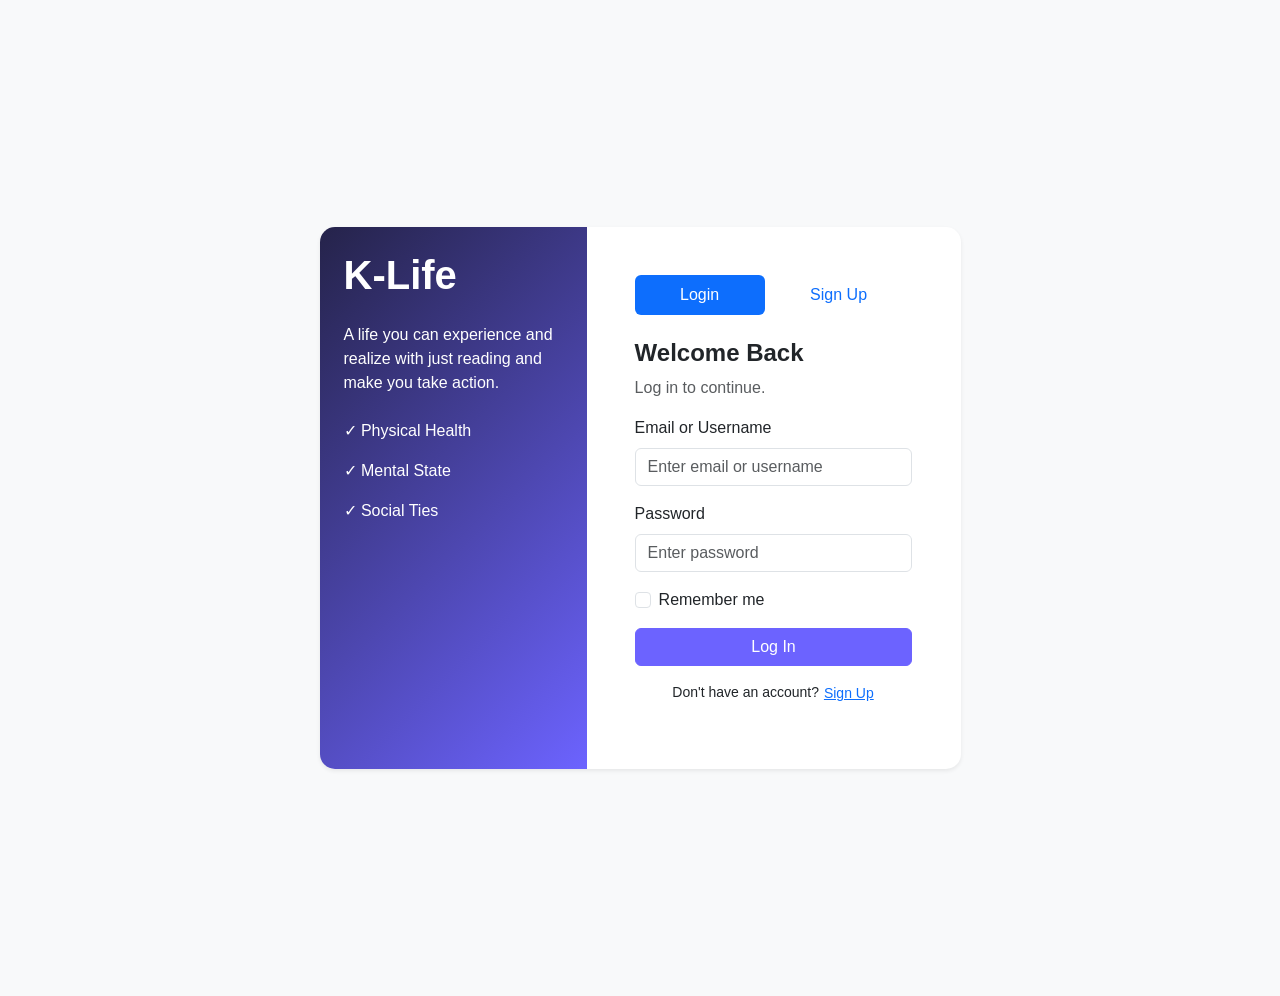
<file: index.html>
<!DOCTYPE html>
<html lang="en">
    <head>
        <meta charset="UTF-8">
        <meta name="viewport" content="width=device-width, initial-scale=1.0">

        <title>K-Life | Login</title>

        <link href="https://cdn.jsdelivr.net/npm/bootstrap@5.3.3/dist/css/bootstrap.min.css" rel="stylesheet">

        <link rel="stylesheet" href="style.css">
    </head>

    <body class="bg-light">

        <main class="container py-5">

            <div class="row justify-content-center align-items-center min-vh-100">

                <div class="col-lg-8 col-xl-7">

                    <div class="card auth-card shadow-sm border-0">

                        <div class="row g-0">

                            <section class="col-md-5 intro-section text-white p-4">

                                <h1 class="fw-bold">K-Life</h1>

                                <p class="mt-4">A life you can experience and realize with just reading and make you take action.</p>

                                <div class="mt-4">
                                    <p>✓ Physical Health</p>
                                    <p>✓ Mental State</p>
                                    <p>✓ Social Ties</p>
                                </div>

                            </section>

                            <section class="col-md-7 p-4 p-lg-5">

                                <ul class="nav nav-pills nav-fill mb-4">

                                    <li class="nav-item">
                                        <button class="nav-link active"
                                                data-bs-toggle="pill"
                                                data-bs-target="#login">
                                            Login
                                        </button>
                                    </li>

                                    <li class="nav-item">
                                        <button class="nav-link"
                                                data-bs-toggle="pill"
                                                data-bs-target="#signup">
                                            Sign Up
                                        </button>
                                    </li>

                                </ul>


                                <div class="tab-content">

                                    <div class="tab-pane fade show active" id="login">

                                        <h2 class="h4 fw-bold">Welcome Back</h2>

                                        <p class="text-muted">Log in to continue.</p>

                                        <form>

                                            <label class="form-label">Email or Username</label>

                                            <input type="text"
                                                class="form-control mb-3"
                                                placeholder="Enter email or username"
                                                required>

                                            <label class="form-label">Password</label>

                                            <input type="password"
                                                class="form-control mb-3"
                                                placeholder="Enter password"
                                                required>

                                            <div class="form-check mb-3">

                                                <input class="form-check-input"
                                                    type="checkbox"
                                                    id="remember">

                                                <label class="form-check-label" for="remember">Remember me</label>

                                            </div>

                                            <a href="landing.html"
                                            class="btn btn-primary w-100">
                                                Log In</a>

                                        </form>

                                        <p class="text-center mt-3 small">
                                            Don't have an account?
                                            <button class="btn btn-link btn-sm p-0"
                                                    data-bs-toggle="pill"
                                                    data-bs-target="#signup">
                                                Sign Up
                                            </button>
                                        </p>

                                    </div>

                                    <div class="tab-pane fade" id="signup">

                                        <h2 class="h4 fw-bold">Create Account</h2>

                                        <p class="text-muted">Fill out the form below.</p>

                                        <form>

                                            <div class="row">

                                                <div class="col-md-6 mb-3">
                                                    <label class="form-label">
                                                        First Name
                                                    </label>

                                                    <input type="text"
                                                        class="form-control"
                                                        required>
                                                </div>

                                                <div class="col-md-6 mb-3">
                                                    <label class="form-label">
                                                        Last Name
                                                    </label>

                                                    <input type="text"
                                                        class="form-control"
                                                        required>
                                                </div>

                                            </div>


                                            <label class="form-label">Gender</label>

                                            <select class="form-select mb-3" required>

                                                <option selected disabled>Select Gender</option>
                                                <option>Male</option>
                                                <option>Female</option>
                                                <option>Prefer not to say</option>

                                            </select>


                                            <label class="form-label">Email Address</label>

                                            <input type="email"
                                                class="form-control mb-3"
                                                placeholder="name@example.com"
                                                required>


                                            <div class="row">

                                                <div class="col-md-6 mb-3">
                                                    <label class="form-label">
                                                        Password
                                                    </label>

                                                    <input type="password"
                                                        class="form-control"
                                                        required>
                                                </div>

                                                <div class="col-md-6 mb-3">
                                                    <label class="form-label">
                                                        Confirm Password
                                                    </label>

                                                    <input type="password"
                                                        class="form-control"
                                                        required>
                                                </div>

                                            </div>


                                            <div class="form-check mb-3">

                                                <input class="form-check-input"
                                                    type="checkbox"
                                                    id="terms"
                                                    required>

                                                <label class="form-check-label"
                                                    for="terms">
                                                    I agree to the Terms and Conditions.
                                                </label>

                                            </div>


                                            <button type="submit"
                                                    class="btn btn-primary w-100">
                                                Sign Up
                                            </button>

                                        </form>

                                        <p class="text-center mt-3 small">
                                            Already have an account?
                                            <button class="btn btn-link btn-sm p-0"
                                                    data-bs-toggle="pill"
                                                    data-bs-target="#login">
                                                Login
                                            </button>
                                        </p>

                                    </div>
                                </div>
                            </section>
                        </div>
                    </div>
                </div>
            </div>
        </main>

        <script src="https://cdn.jsdelivr.net/npm/bootstrap@5.3.3/dist/js/bootstrap.bundle.min.js">
        </script>

    </body>
</html>
</file>
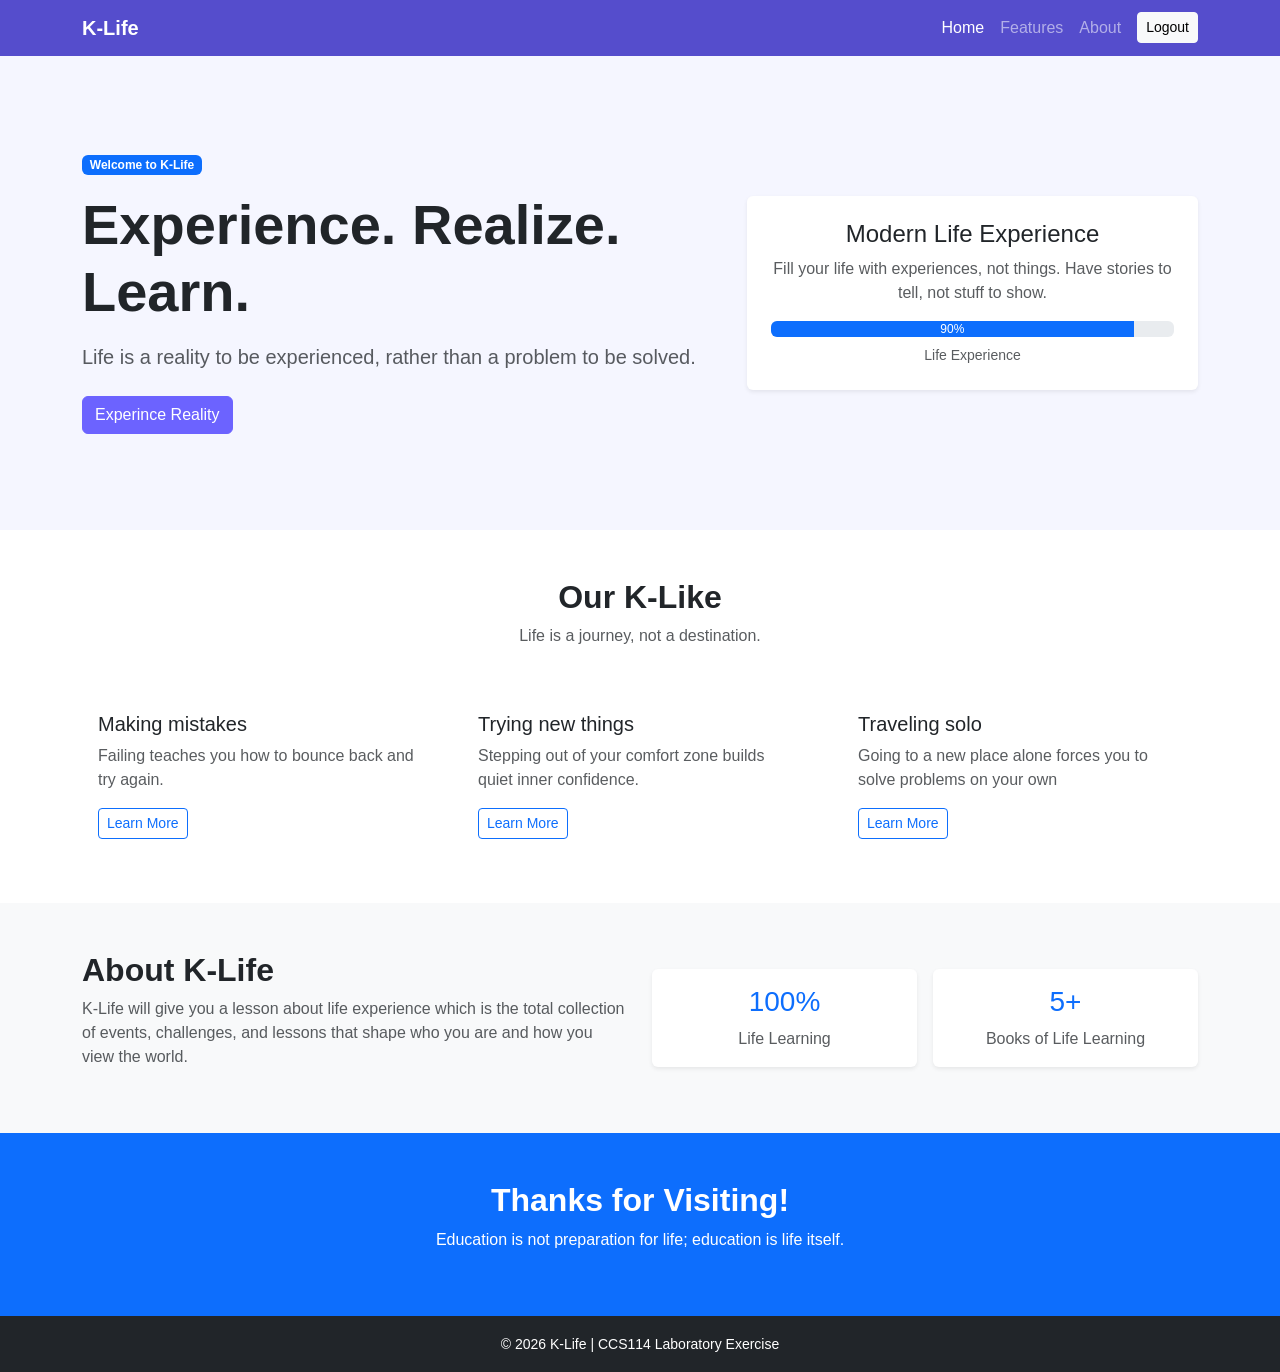
<file: landing.html>
<!DOCTYPE html>
<html lang="en">
    <head>

        <meta charset="UTF-8">
        <meta name="viewport" content="width=device-width, initial-scale=1.0">

        <title>K-Life | Home</title>
        <link href="https://cdn.jsdelivr.net/npm/bootstrap@5.3.3/dist/css/bootstrap.min.css"
            rel="stylesheet">

        <link rel="stylesheet" href="style.css">

    </head>

    <body>

        <header>

            <nav class="navbar navbar-expand-lg navbar-dark">

                <div class="container">

                    <a class="navbar-brand fw-bold" href="landing.html">K-Life</a>

                    <button class="navbar-toggler"
                            type="button"
                            data-bs-toggle="collapse"
                            data-bs-target="#navbar">

                        <span class="navbar-toggler-icon"></span>

                    </button>

                    <div class="collapse navbar-collapse" id="navbar">

                        <ul class="navbar-nav ms-auto">

                            <li class="nav-item">
                                <a class="nav-link active"
                                href="#home">
                                    Home
                                </a>
                            </li>

                            <li class="nav-item">
                                <a class="nav-link"
                                href="#features">
                                    Features
                                </a>
                            </li>

                            <li class="nav-item">
                                <a class="nav-link"
                                href="#about">
                                    About
                                </a>
                            </li>

                            <li class="nav-item ms-lg-2">
                                <a class="btn btn-light btn-sm mt-1"
                                href="index.html">
                                    Logout
                                </a>
                            </li>

                        </ul>

                    </div>

                </div>

            </nav>

        </header>


        <main>

        <section id="home" class="hero py-5">

            <div class="container">

                <div class="row align-items-center py-5">

                    <div class="col-lg-7">

                        <span class="badge bg-primary mb-3">
                            Welcome to K-Life
                        </span>

                        <h1 class="display-4 fw-bold">
                            Experience. Realize. Learn.
                        </h1>

                        <p class="lead text-muted mt-3">Life is a reality to be experienced, rather than a problem to be solved.</p>

                        <a href="#features"
                        class="btn btn-primary mt-2">
                            Experince Reality
                        </a>

                    </div>


                    <div class="col-lg-5 mt-4 mt-lg-0">

                        <div class="card border-0 shadow-sm p-4 text-center">

                            <h2 class="h4">
                                Modern Life Experience
                            </h2>

                            <p class="text-muted">
                                Fill your life with experiences, not things. Have stories to tell, not stuff to show.
                            </p>

                            <div class="progress">

                                <div class="progress-bar bg-primary"
                                    style="width: 90%;">
                                    90%
                                </div>

                            </div>

                            <small class="text-muted mt-2">
                                Life Experience
                            </small>

                        </div>

                    </div>

                </div>

            </div>

        </section>

        <section id="features" class="py-5">

            <div class="container">

                <div class="text-center mb-5">

                    <h2 class="fw-bold">
                        Our K-Like
                    </h2>

                    <p class="text-muted">
                        Life is a journey, not a destination.</p>

                </div>


                <div class="row g-4">

                    <div class="col-md-4">

                        <article class="card feature-card h-100">

                            <div class="card-body">

                                <h3 class="h5">
                                    Making mistakes
                                </h3>

                                <p class="text-muted">
                                    Failing teaches you how to bounce back and try again.
                                </p>

                                <button class="btn btn-outline-primary btn-sm">
                                    Learn More
                                </button>

                            </div>

                        </article>

                    </div>

                    <div class="col-md-4">

                        <article class="card feature-card h-100">

                            <div class="card-body">

                                <h3 class="h5">
                                    Trying new things
                                </h3>

                                <p class="text-muted">
                                    Stepping out of your comfort zone builds quiet inner confidence.
                                </p>

                                <button class="btn btn-outline-primary btn-sm">
                                    Learn More
                                </button>

                            </div>

                        </article>

                    </div>

                    <div class="col-md-4">

                        <article class="card feature-card h-100">

                            <div class="card-body">

                                <h3 class="h5">
                                    Traveling solo
                                </h3>

                                <p class="text-muted">
                                    Going to a new place alone forces you to solve problems on your own
                                </p>

                                <button class="btn btn-outline-primary btn-sm">
                                    Learn More
                                </button>

                            </div>

                        </article>

                    </div>

                </div>

            </div>

        </section>

        <section id="about" class="about py-5">

            <div class="container">

                <div class="row align-items-center g-4">

                    <div class="col-lg-6">

                        <h2 class="fw-bold">
                            About K-Life
                        </h2>

                        <p class="text-muted">
                            K-Life will give you a lesson about life experience which is the total collection of events, challenges, and lessons that shape who you are and how you view the world.
                        </p>

                    </div>


                    <div class="col-lg-6">

                        <div class="row g-3">

                            <div class="col-6">

                                <div class="card text-center border-0 shadow-sm p-3">
                                    <h3 class="text-primary">100%</h3>
                                    <p class="mb-0 text-muted">
                                        Life Learning
                                    </p>
                                </div>

                            </div>

                            <div class="col-6">

                                <div class="card text-center border-0 shadow-sm p-3">
                                    <h3 class="text-primary">5+</h3>
                                    <p class="mb-0 text-muted">
                                        Books of Life Learning
                                    </p>
                                </div>

                            </div>

                        </div>

                    </div>

                </div>

            </div>

        </section>

        <section class="bg-primary text-white text-center py-5">

            <div class="container">

                <h2 class="fw-bold">
                    Thanks for Visiting!
                </h2>

                <p>
                    Education is not preparation for life; education is life itself.
                </p>

            </div>

        </section>

        </main>

        <footer class="bg-dark text-white text-center py-3" id="thanks">

            <div class="container">

                <small>
                    © 2026 K-Life | CCS114 Laboratory Exercise
                </small>

            </div>

        </footer>


        <script src="https://cdn.jsdelivr.net/npm/bootstrap@5.3.3/dist/js/bootstrap.bundle.min.js">
        </script>

    </body>
</html>
</file>
<file: style.css>
:root {
    --primary: #6c63ff;
}

body {
    font-family: Arial, sans-serif;
}

.navbar {
    background-color: #554dcc;
}

#thanks {
    background-color: #554dcc;
}

.auth-card {
    overflow: hidden;
    border-radius: 15px;
}

.intro-section {
    background: linear-gradient(135deg, #25234a, var(--primary));
}

.hero {
    background: #f5f6ff;
}

.feature-card {
    border: 0;
    transition: .2s;
}

.feature-card:hover {
    transform: translateY(-5px);
}

.about {
    background: #f8f9fa;
}

.btn-primary {
    background: var(--primary);
    border-color: var(--primary);
}

.btn-primary:hover {
    background: #554dcc;
    border-color: #554dcc;
}

@media (max-width: 767px) {
    .intro-section {
        text-align: center;
    }
}
</file>
